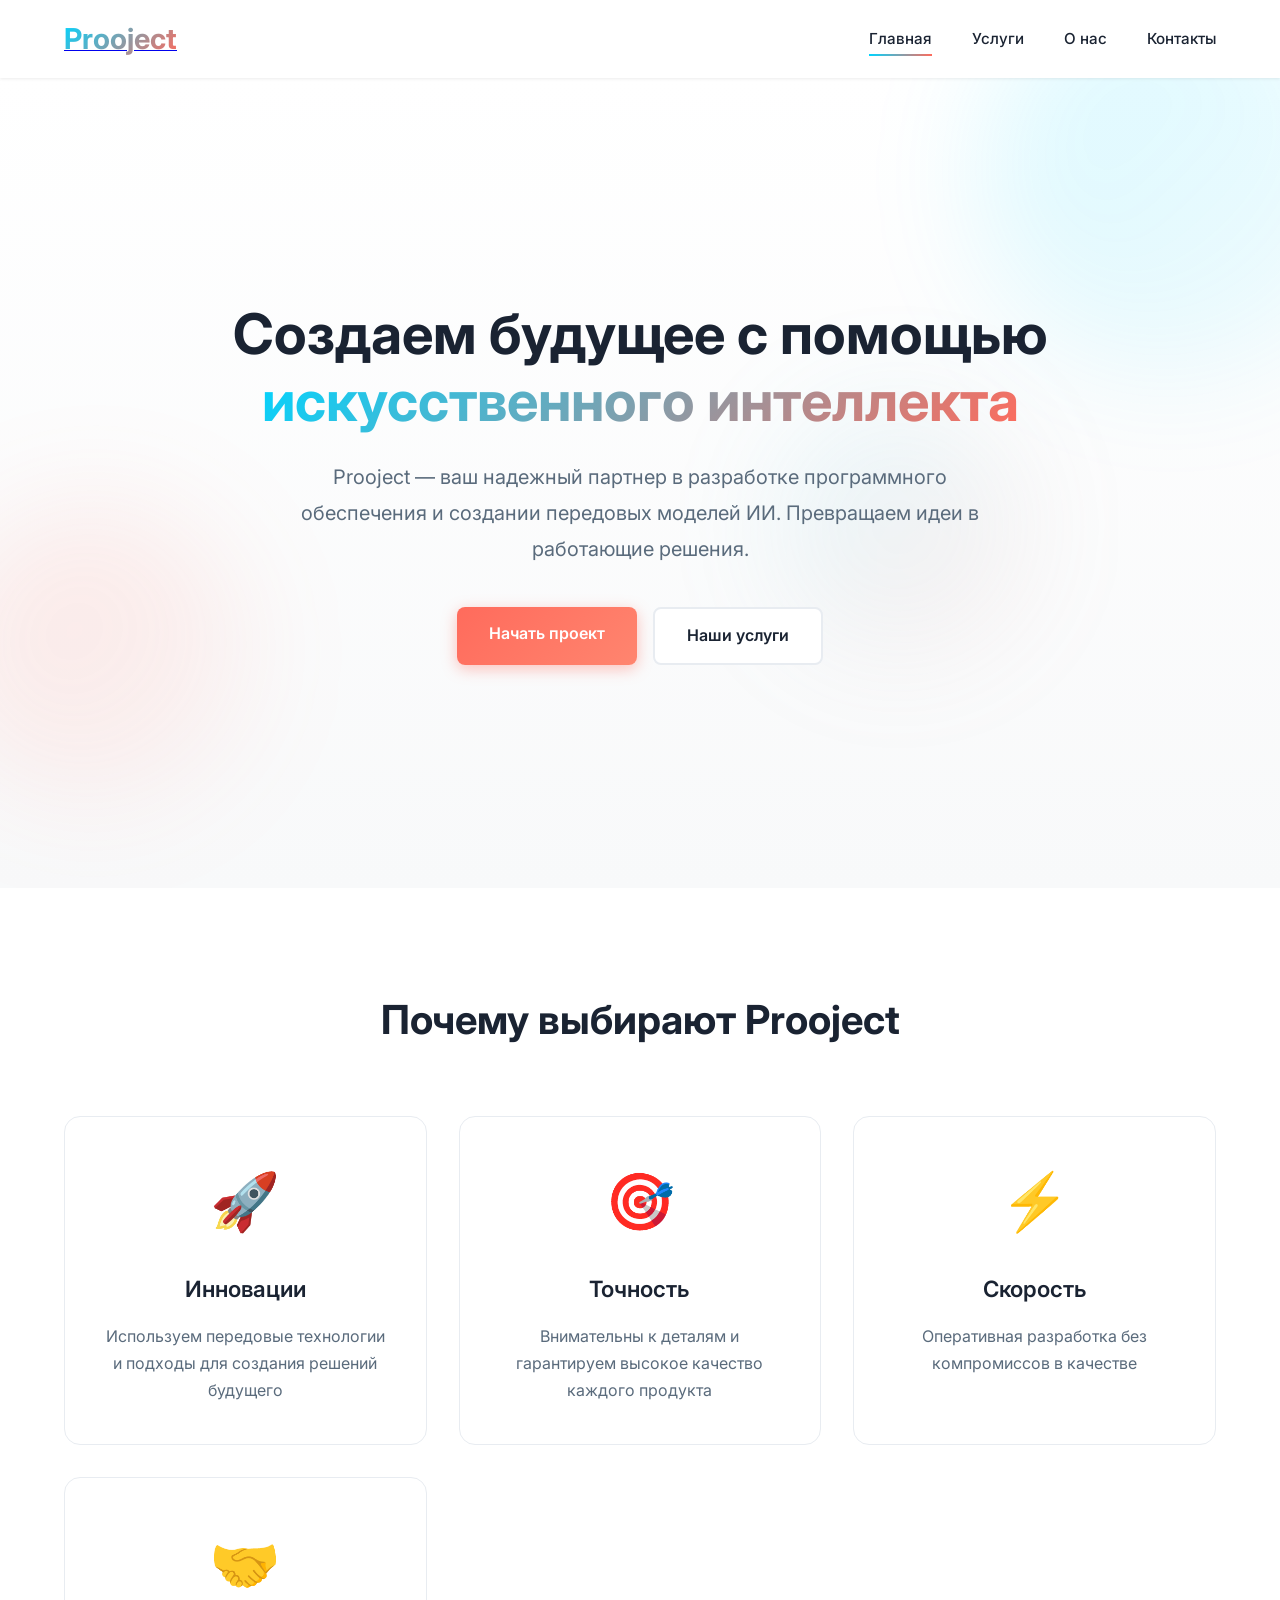
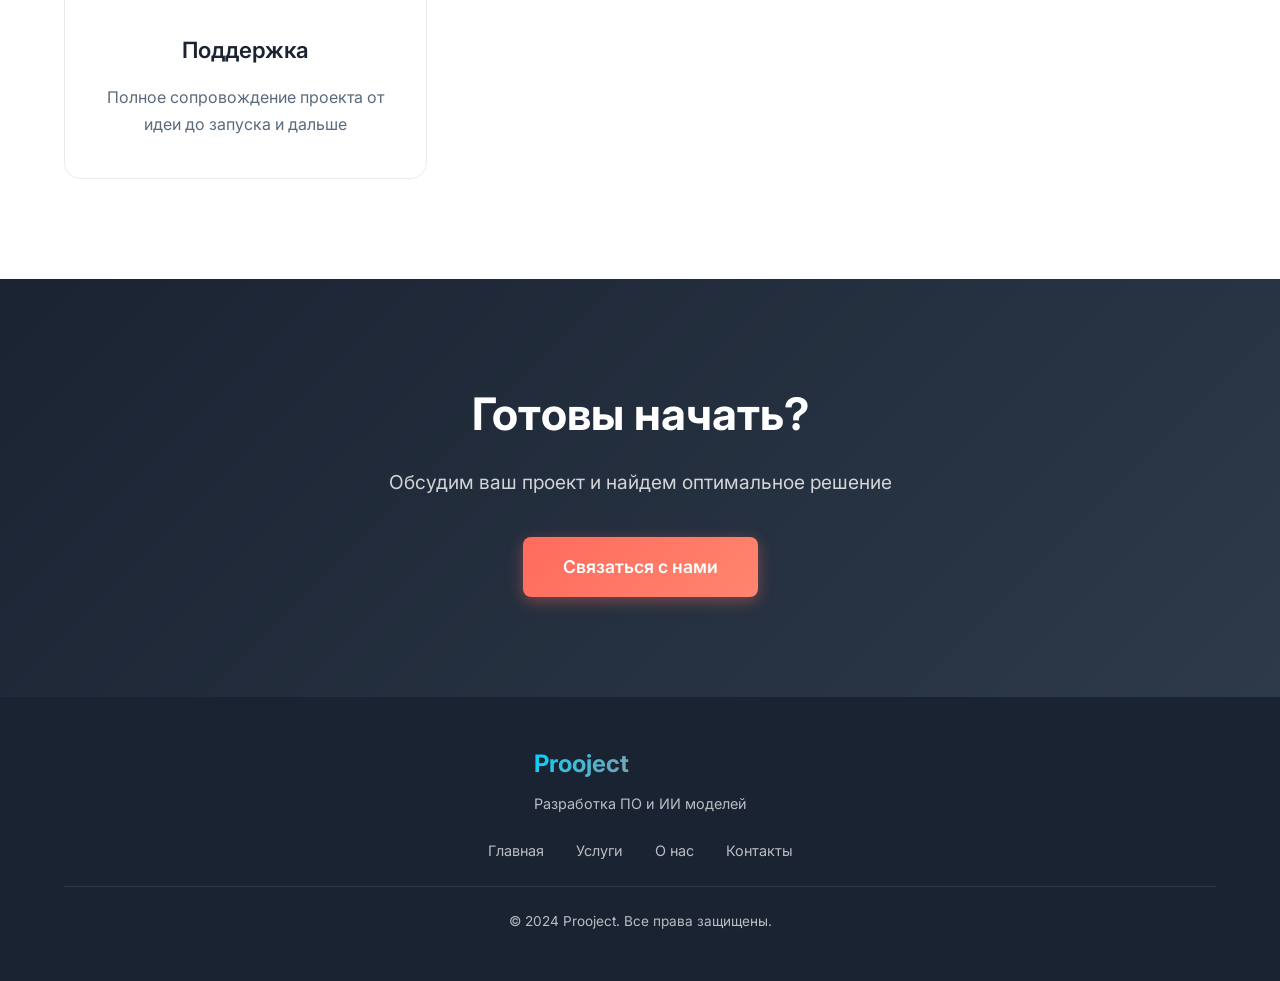
<file: index.html>
<!DOCTYPE html>
<html lang="ru">
<head>
    <meta charset="UTF-8">
    <meta name="viewport" content="width=device-width, initial-scale=1.0">
    <title>Prooject - Разработка ПО и ИИ Моделей</title>
    <link rel="stylesheet" href="css/style.css">
    <link href="https://fonts.googleapis.com/css2?family=Inter:wght@300;400;500;600;700&display=swap" rel="stylesheet">
</head>
<body>
    <nav class="navbar">
        <div class="container nav-container">
            <a href="index.html" class="logo">
                <span class="logo-text">Prooject</span>
            </a>
            <button class="nav-toggle" id="navToggle">
                <span></span>
                <span></span>
                <span></span>
            </button>
            <ul class="nav-menu" id="navMenu">
                <li><a href="index.html" class="nav-link active">Главная</a></li>
                <li><a href="services.html" class="nav-link">Услуги</a></li>
                <li><a href="about.html" class="nav-link">О нас</a></li>
                <li><a href="contact.html" class="nav-link">Контакты</a></li>
            </ul>
        </div>
    </nav>

    <section class="hero">
        <div class="glass-shape glass-1"></div>
        <div class="glass-shape glass-2"></div>
        <div class="glass-shape glass-3"></div>
        <div class="container hero-container">
            <h1 class="hero-title">
                Создаем будущее с помощью
                <span class="gradient-text">искусственного интеллекта</span>
            </h1>
            <p class="hero-subtitle">
                Prooject — ваш надежный партнер в разработке программного обеспечения 
                и создании передовых моделей ИИ. Превращаем идеи в работающие решения.
            </p>
            <div class="hero-buttons">
                <a href="contact.html" class="btn btn-primary">Начать проект</a>
                <a href="services.html" class="btn btn-secondary">Наши услуги</a>
            </div>
        </div>
    </section>

    <section class="features">
        <div class="container">
            <h2 class="section-title">Почему выбирают Prooject</h2>
            <div class="features-grid">
                <div class="feature-card">
                    <div class="feature-icon">🚀</div>
                    <h3>Инновации</h3>
                    <p>Используем передовые технологии и подходы для создания решений будущего</p>
                </div>
                <div class="feature-card">
                    <div class="feature-icon">🎯</div>
                    <h3>Точность</h3>
                    <p>Внимательны к деталям и гарантируем высокое качество каждого продукта</p>
                </div>
                <div class="feature-card">
                    <div class="feature-icon">⚡</div>
                    <h3>Скорость</h3>
                    <p>Оперативная разработка без компромиссов в качестве</p>
                </div>
                <div class="feature-card">
                    <div class="feature-icon">🤝</div>
                    <h3>Поддержка</h3>
                    <p>Полное сопровождение проекта от идеи до запуска и дальше</p>
                </div>
            </div>
        </div>
    </section>

    <section class="cta-section">
        <div class="container cta-container">
            <h2>Готовы начать?</h2>
            <p>Обсудим ваш проект и найдем оптимальное решение</p>
            <a href="contact.html" class="btn btn-primary btn-large">Связаться с нами</a>
        </div>
    </section>

    <footer class="footer">
        <div class="container footer-container">
            <div class="footer-brand">
                <span class="logo-text">Prooject</span>
                <p>Разработка ПО и ИИ моделей</p>
            </div>
            <div class="footer-links">
                <a href="index.html">Главная</a>
                <a href="services.html">Услуги</a>
                <a href="about.html">О нас</a>
                <a href="contact.html">Контакты</a>
            </div>
            <div class="footer-copyright">
                © 2024 Prooject. Все права защищены.
            </div>
        </div>
    </footer>

    <script src="js/main.js"></script>
</body>
</html>
</file>
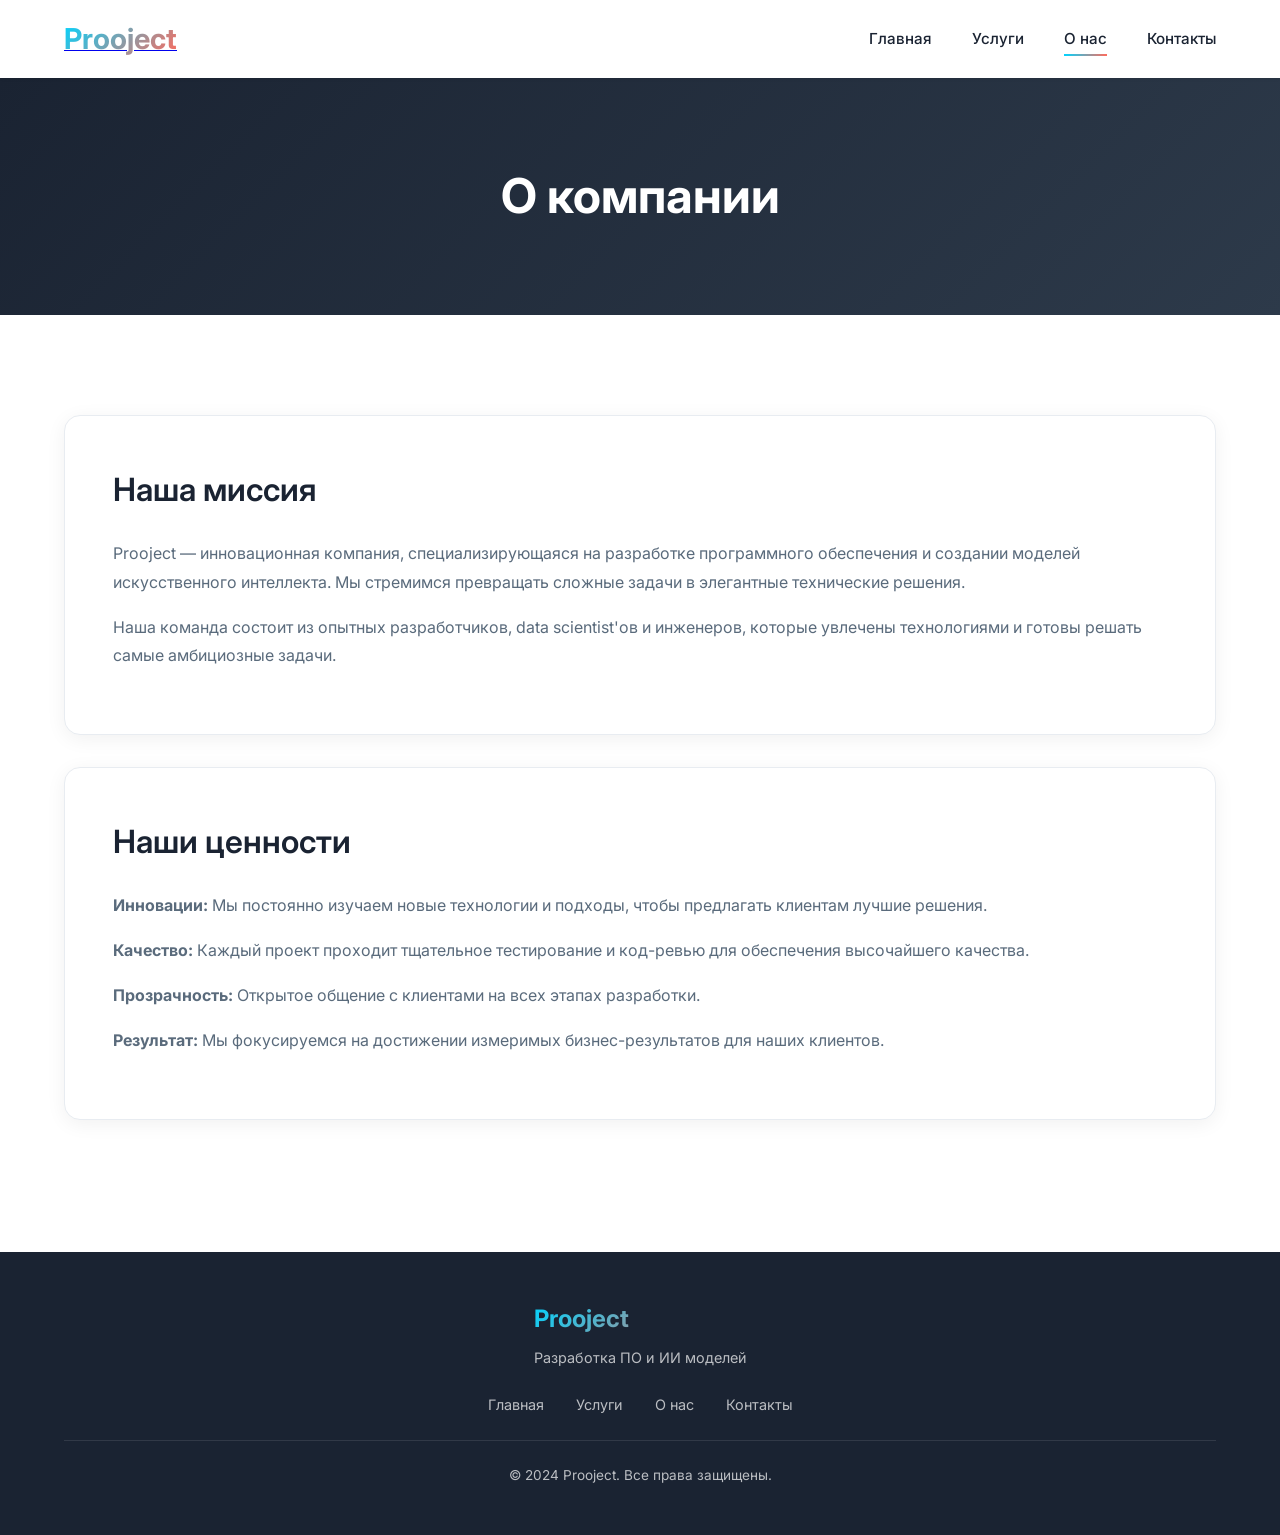
<file: about.html>
<!DOCTYPE html>
<html lang="ru">
<head>
    <meta charset="UTF-8">
    <meta name="viewport" content="width=device-width, initial-scale=1.0">
    <title>О нас - Prooject</title>
    <link rel="stylesheet" href="css/style.css">
    <link href="https://fonts.googleapis.com/css2?family=Inter:wght@300;400;500;600;700&display=swap" rel="stylesheet">
</head>
<body>
    <nav class="navbar">
        <div class="container nav-container">
            <a href="index.html" class="logo">
                <span class="logo-text">Prooject</span>
            </a>
            <button class="nav-toggle" id="navToggle">
                <span></span>
                <span></span>
                <span></span>
            </button>
            <ul class="nav-menu" id="navMenu">
                <li><a href="index.html" class="nav-link">Главная</a></li>
                <li><a href="services.html" class="nav-link">Услуги</a></li>
                <li><a href="about.html" class="nav-link active">О нас</a></li>
                <li><a href="contact.html" class="nav-link">Контакты</a></li>
            </ul>
        </div>
    </nav>

    <section class="page-header">
        <div class="container">
            <h1>О компании</h1>
        </div>
    </section>

    <section class="about-section">
        <div class="container">
            <div class="about-content">
                <h2>Наша миссия</h2>
                <p>Prooject — инновационная компания, специализирующаяся на разработке программного обеспечения и создании моделей искусственного интеллекта. Мы стремимся превращать сложные задачи в элегантные технические решения.</p>
                <p>Наша команда состоит из опытных разработчиков, data scientist'ов и инженеров, которые увлечены технологиями и готовы решать самые амбициозные задачи.</p>
            </div>

            <div class="about-content">
                <h2>Наши ценности</h2>
                <p><strong>Инновации:</strong> Мы постоянно изучаем новые технологии и подходы, чтобы предлагать клиентам лучшие решения.</p>
                <p><strong>Качество:</strong> Каждый проект проходит тщательное тестирование и код-ревью для обеспечения высочайшего качества.</p>
                <p><strong>Прозрачность:</strong> Открытое общение с клиентами на всех этапах разработки.</p>
                <p><strong>Результат:</strong> Мы фокусируемся на достижении измеримых бизнес-результатов для наших клиентов.</p>
            </div>
        </div>
    </section>

    <footer class="footer">
        <div class="container footer-container">
            <div class="footer-brand">
                <span class="logo-text">Prooject</span>
                <p>Разработка ПО и ИИ моделей</p>
            </div>
            <div class="footer-links">
                <a href="index.html">Главная</a>
                <a href="services.html">Услуги</a>
                <a href="about.html">О нас</a>
                <a href="contact.html">Контакты</a>
            </div>
            <div class="footer-copyright">
                © 2024 Prooject. Все права защищены.
            </div>
        </div>
    </footer>

    <script src="js/main.js"></script>
</body>
</html>
</file>
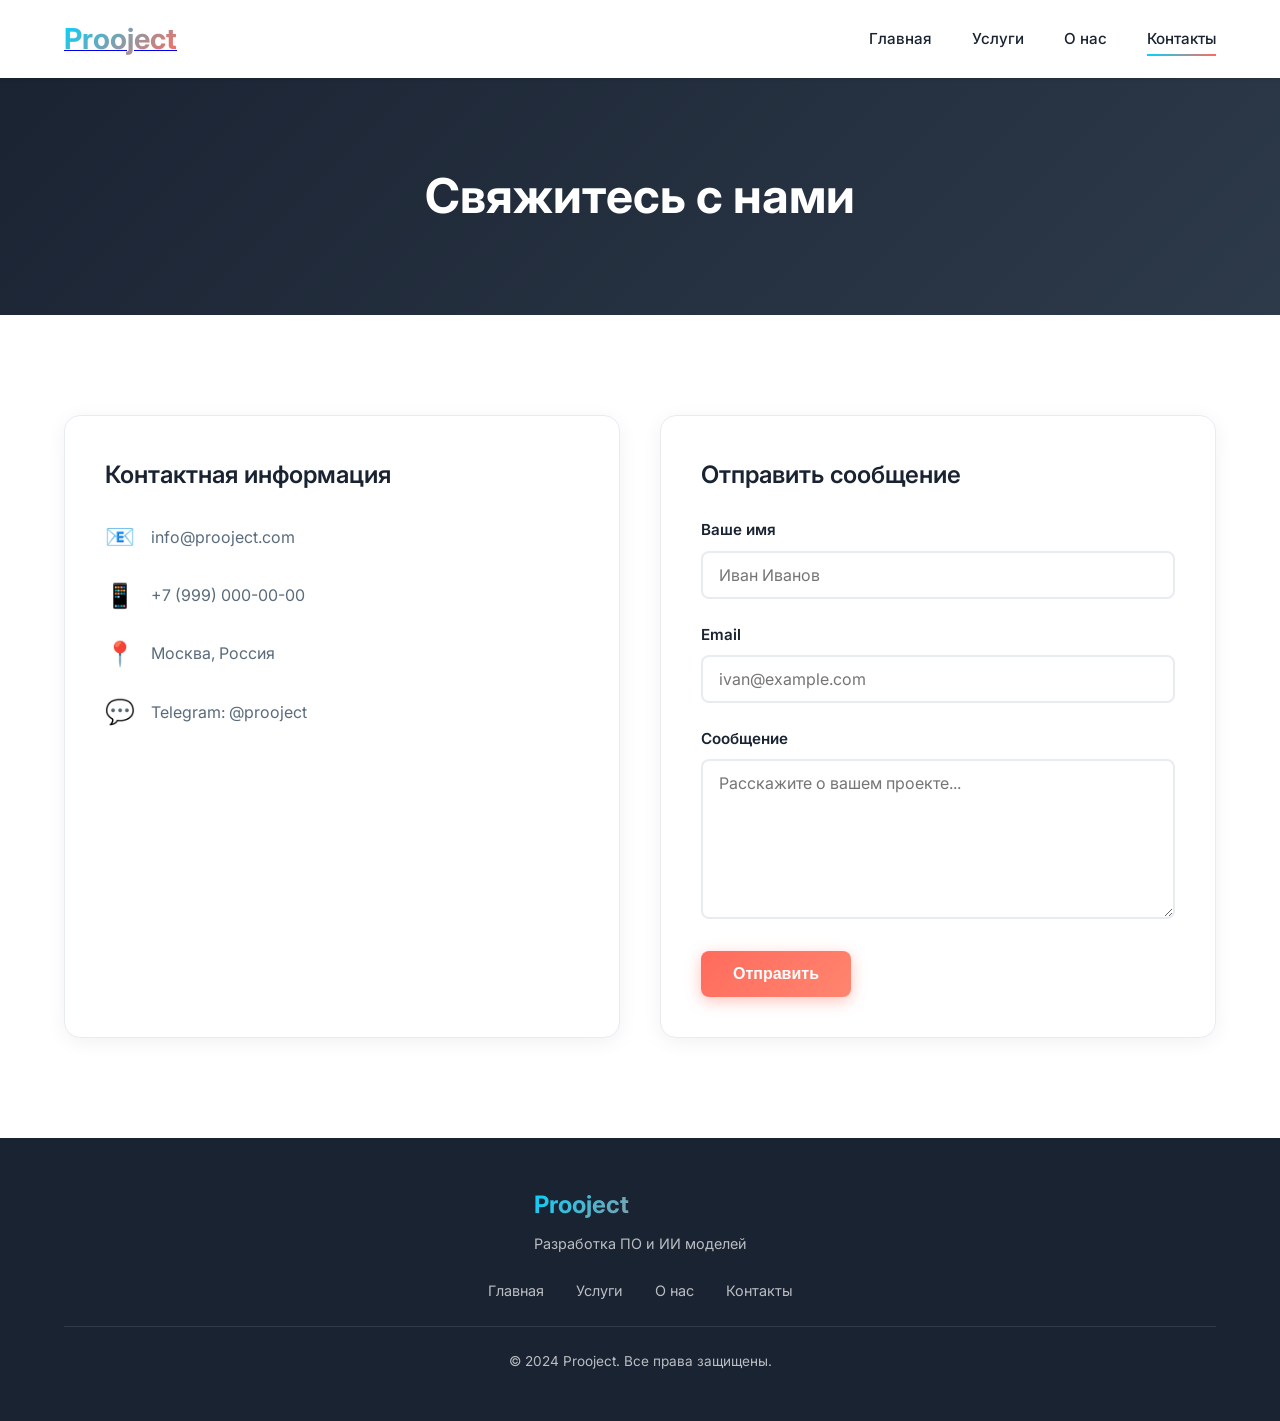
<file: contact.html>
<!DOCTYPE html>
<html lang="ru">
<head>
    <meta charset="UTF-8">
    <meta name="viewport" content="width=device-width, initial-scale=1.0">
    <title>Контакты - Prooject</title>
    <link rel="stylesheet" href="css/style.css">
    <link href="https://fonts.googleapis.com/css2?family=Inter:wght@300;400;500;600;700&display=swap" rel="stylesheet">
</head>
<body>
    <nav class="navbar">
        <div class="container nav-container">
            <a href="index.html" class="logo">
                <span class="logo-text">Prooject</span>
            </a>
            <button class="nav-toggle" id="navToggle">
                <span></span>
                <span></span>
                <span></span>
            </button>
            <ul class="nav-menu" id="navMenu">
                <li><a href="index.html" class="nav-link">Главная</a></li>
                <li><a href="services.html" class="nav-link">Услуги</a></li>
                <li><a href="about.html" class="nav-link">О нас</a></li>
                <li><a href="contact.html" class="nav-link active">Контакты</a></li>
            </ul>
        </div>
    </nav>

    <section class="page-header">
        <div class="container">
            <h1>Свяжитесь с нами</h1>
        </div>
    </section>

    <section class="contact-section">
        <div class="container">
            <div class="contact-grid">
                <div class="contact-info">
                    <h3>Контактная информация</h3>
                    <div class="contact-item">
                        <span>📧</span>
                        <span>info@prooject.com</span>
                    </div>
                    <div class="contact-item">
                        <span>📱</span>
                        <span>+7 (999) 000-00-00</span>
                    </div>
                    <div class="contact-item">
                        <span>📍</span>
                        <span>Москва, Россия</span>
                    </div>
                    <div class="contact-item">
                        <span>💬</span>
                        <span>Telegram: @prooject</span>
                    </div>
                </div>

                <div class="contact-form">
                    <h3>Отправить сообщение</h3>
                    <form id="contactForm">
                        <div class="form-group">
                            <label for="name">Ваше имя</label>
                            <input type="text" id="name" name="name" required placeholder="Иван Иванов">
                        </div>
                        <div class="form-group">
                            <label for="email">Email</label>
                            <input type="email" id="email" name="email" required placeholder="ivan@example.com">
                        </div>
                        <div class="form-group">
                            <label for="message">Сообщение</label>
                            <textarea id="message" name="message" required placeholder="Расскажите о вашем проекте..."></textarea>
                        </div>
                        <button type="submit" class="btn btn-primary">Отправить</button>
                    </form>
                </div>
            </div>
        </div>
    </section>

    <footer class="footer">
        <div class="container footer-container">
            <div class="footer-brand">
                <span class="logo-text">Prooject</span>
                <p>Разработка ПО и ИИ моделей</p>
            </div>
            <div class="footer-links">
                <a href="index.html">Главная</a>
                <a href="services.html">Услуги</a>
                <a href="about.html">О нас</a>
                <a href="contact.html">Контакты</a>
            </div>
            <div class="footer-copyright">
                © 2024 Prooject. Все права защищены.
            </div>
        </div>
    </footer>

    <script src="js/main.js"></script>
</body>
</html>
</file>
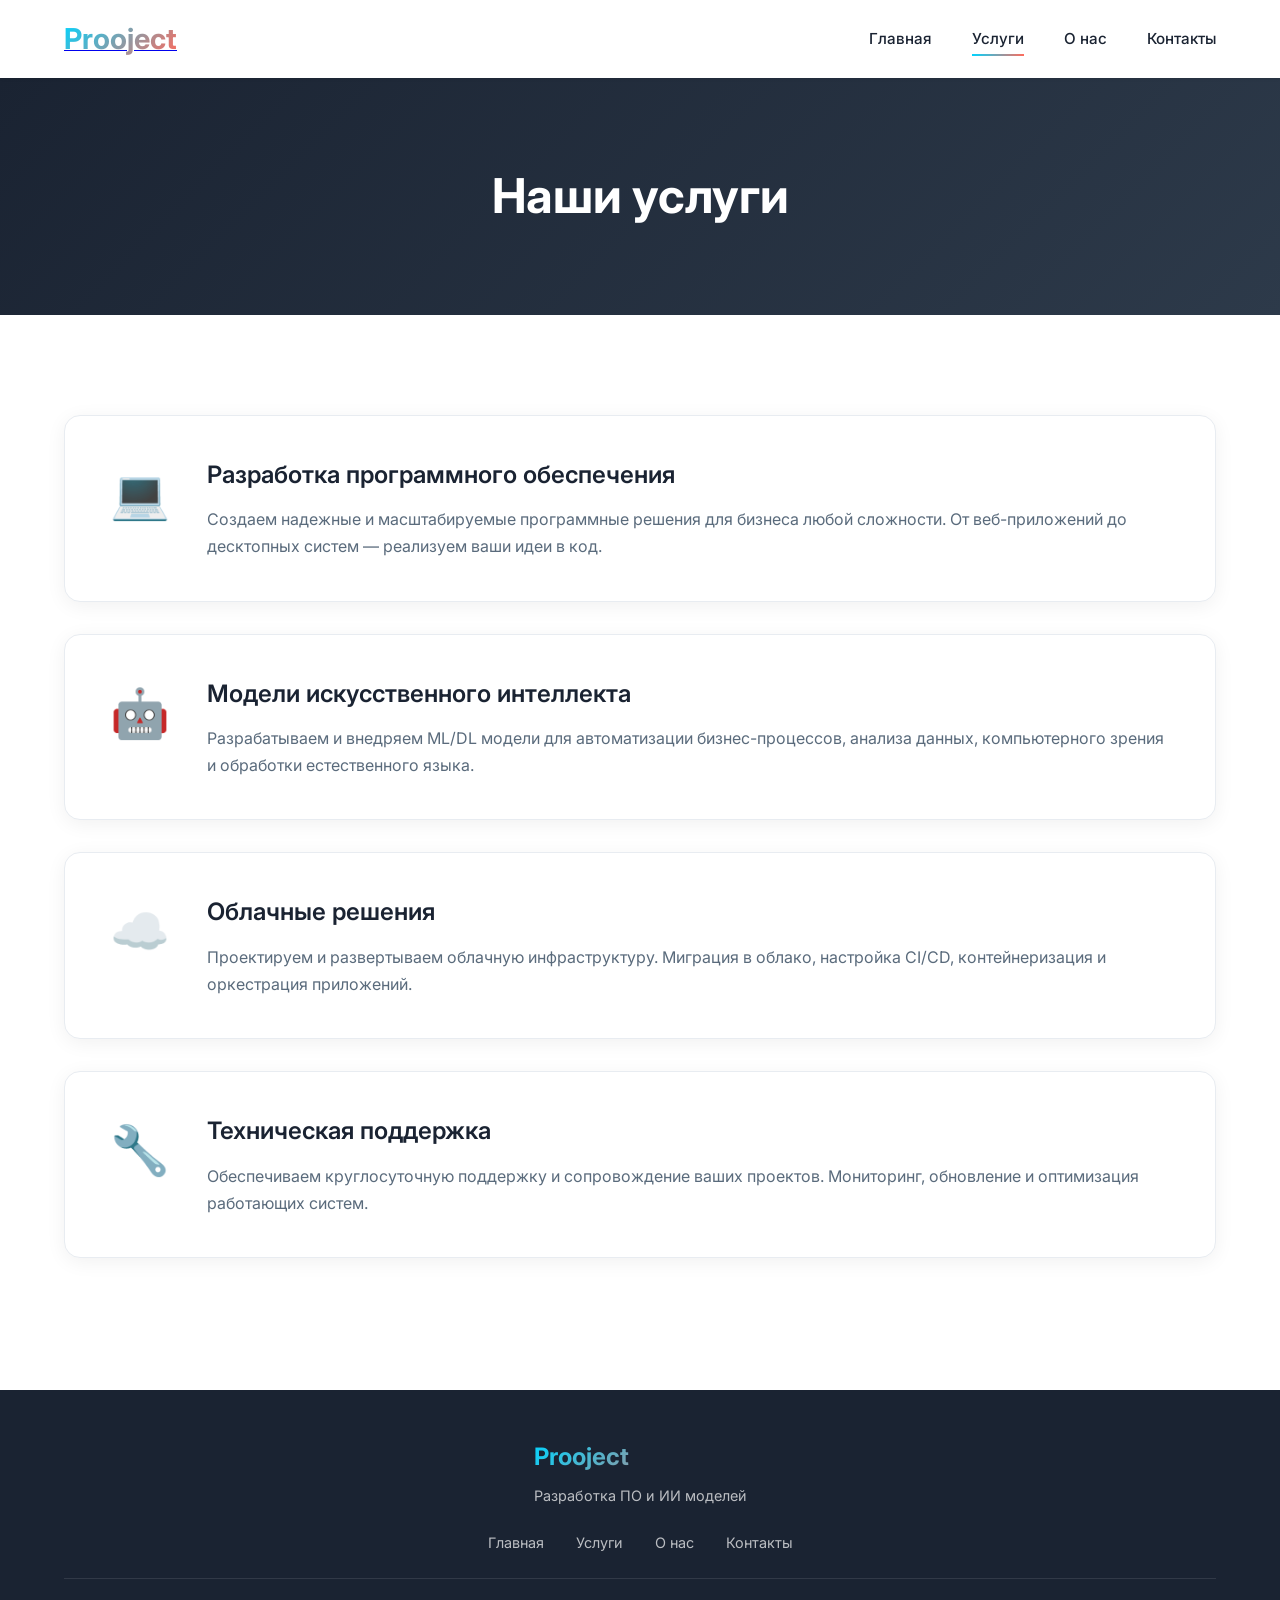
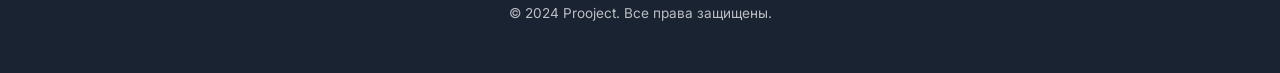
<file: services.html>
<!DOCTYPE html>
<html lang="ru">
<head>
    <meta charset="UTF-8">
    <meta name="viewport" content="width=device-width, initial-scale=1.0">
    <title>Услуги - Prooject</title>
    <link rel="stylesheet" href="css/style.css">
    <link href="https://fonts.googleapis.com/css2?family=Inter:wght@300;400;500;600;700&display=swap" rel="stylesheet">
</head>
<body>
    <nav class="navbar">
        <div class="container nav-container">
            <a href="index.html" class="logo">
                <span class="logo-text">Prooject</span>
            </a>
            <button class="nav-toggle" id="navToggle">
                <span></span>
                <span></span>
                <span></span>
            </button>
            <ul class="nav-menu" id="navMenu">
                <li><a href="index.html" class="nav-link">Главная</a></li>
                <li><a href="services.html" class="nav-link active">Услуги</a></li>
                <li><a href="about.html" class="nav-link">О нас</a></li>
                <li><a href="contact.html" class="nav-link">Контакты</a></li>
            </ul>
        </div>
    </nav>

    <section class="page-header">
        <div class="container">
            <h1>Наши услуги</h1>
        </div>
    </section>

    <section class="services-list">
        <div class="container">
            <div class="service-item">
                <div class="service-icon">💻</div>
                <div>
                    <h3>Разработка программного обеспечения</h3>
                    <p>Создаем надежные и масштабируемые программные решения для бизнеса любой сложности. От веб-приложений до десктопных систем — реализуем ваши идеи в код.</p>
                </div>
            </div>
            <div class="service-item">
                <div class="service-icon">🤖</div>
                <div>
                    <h3>Модели искусственного интеллекта</h3>
                    <p>Разрабатываем и внедряем ML/DL модели для автоматизации бизнес-процессов, анализа данных, компьютерного зрения и обработки естественного языка.</p>
                </div>
            </div>
            <div class="service-item">
                <div class="service-icon">☁️</div>
                <div>
                    <h3>Облачные решения</h3>
                    <p>Проектируем и развертываем облачную инфраструктуру. Миграция в облако, настройка CI/CD, контейнеризация и оркестрация приложений.</p>
                </div>
            </div>
            <div class="service-item">
                <div class="service-icon">🔧</div>
                <div>
                    <h3>Техническая поддержка</h3>
                    <p>Обеспечиваем круглосуточную поддержку и сопровождение ваших проектов. Мониторинг, обновление и оптимизация работающих систем.</p>
                </div>
            </div>
        </div>
    </section>

    <footer class="footer">
        <div class="container footer-container">
            <div class="footer-brand">
                <span class="logo-text">Prooject</span>
                <p>Разработка ПО и ИИ моделей</p>
            </div>
            <div class="footer-links">
                <a href="index.html">Главная</a>
                <a href="services.html">Услуги</a>
                <a href="about.html">О нас</a>
                <a href="contact.html">Контакты</a>
            </div>
            <div class="footer-copyright">
                © 2024 Prooject. Все права защищены.
            </div>
        </div>
    </footer>

    <script src="js/main.js"></script>
</body>
</html>
</file>
<file: css/style.css>
* {
    margin: 0;
    padding: 0;
    box-sizing: border-box;
}

:root {
    --navy-blue: #1a2332;
    --cyan-vibrant: #00d4ff;
    --coral-orange: #ff6b5c;
    --white: #ffffff;
    --light-gray: #f8f9fa;
    --gray-light: #e8ecf1;
}

body {
    font-family: 'Inter', -apple-system, BlinkMacSystemFont, 'Segoe UI', sans-serif;
    line-height: 1.6;
    color: var(--navy-blue);
    background-color: var(--white);
    overflow-x: hidden;
}

.container {
    max-width: 1200px;
    margin: 0 auto;
    padding: 0 24px;
}

/* Header & Navigation */
.navbar {
    background: rgba(255, 255, 255, 0.95);
    backdrop-filter: blur(10px);
    box-shadow: 0 1px 3px rgba(0,0,0,0.08);
    position: sticky;
    top: 0;
    z-index: 1000;
    padding: 1rem 0;
}

.nav-container {
    display: flex;
    justify-content: space-between;
    align-items: center;
}

.logo-text {
    font-size: 1.8rem;
    font-weight: 700;
    background: linear-gradient(135deg, var(--cyan-vibrant) 0%, var(--coral-orange) 100%);
    -webkit-background-clip: text;
    -webkit-text-fill-color: transparent;
    background-clip: text;
    transition: transform 0.3s ease;
}

.logo:hover .logo-text {
    transform: scale(1.05);
}

.nav-menu {
    display: flex;
    list-style: none;
    gap: 2.5rem;
}

.nav-link {
    color: var(--navy-blue);
    text-decoration: none;
    font-weight: 500;
    font-size: 0.95rem;
    padding: 0.5rem 0;
    position: relative;
    transition: all 0.3s ease;
}

.nav-link::after {
    content: '';
    position: absolute;
    bottom: 0;
    left: 0;
    width: 0;
    height: 2px;
    background: linear-gradient(90deg, var(--cyan-vibrant), var(--coral-orange));
    transition: width 0.3s ease;
}

.nav-link:hover::after,
.nav-link.active::after {
    width: 100%;
}

.nav-toggle {
    display: none;
    flex-direction: column;
    cursor: pointer;
    gap: 5px;
    background: none;
    border: none;
    padding: 5px;
}

.nav-toggle span {
    width: 24px;
    height: 2px;
    background-color: var(--navy-blue);
    border-radius: 2px;
    transition: all 0.3s ease;
}

/* Hero Section */
.hero {
    position: relative;
    min-height: 90vh;
    display: flex;
    align-items: center;
    background: linear-gradient(180deg, var(--white) 0%, var(--light-gray) 100%);
    overflow: hidden;
    padding: 120px 0;
}

.glass-shape {
    position: absolute;
    border-radius: 50%;
    filter: blur(60px);
    opacity: 0.5;
    animation: float 8s ease-in-out infinite;
}

.glass-1 {
    width: 400px;
    height: 400px;
    background: linear-gradient(135deg, rgba(0, 212, 255, 0.3), rgba(0, 212, 255, 0.1));
    top: -100px;
    right: -100px;
    animation-delay: 0s;
}

.glass-2 {
    width: 300px;
    height: 300px;
    background: linear-gradient(135deg, rgba(255, 107, 92, 0.3), rgba(255, 107, 92, 0.1));
    bottom: 10%;
    left: -50px;
    animation-delay: 2s;
}

.glass-3 {
    width: 250px;
    height: 250px;
    background: linear-gradient(135deg, rgba(0, 212, 255, 0.2), rgba(255, 107, 92, 0.2));
    top: 40%;
    right: 20%;
    animation-delay: 4s;
}

@keyframes float {
    0%, 100% { transform: translate(0, 0) rotate(0deg); }
    33% { transform: translate(30px, -30px) rotate(10deg); }
    66% { transform: translate(-20px, 20px) rotate(-5deg); }
}

.hero-container {
    position: relative;
    z-index: 1;
    max-width: 900px;
    text-align: center;
    margin: 0 auto;
}

.hero-title {
    font-size: 3.5rem;
    font-weight: 700;
    line-height: 1.2;
    margin-bottom: 1.5rem;
    color: var(--navy-blue);
}

.gradient-text {
    background: linear-gradient(135deg, var(--cyan-vibrant) 0%, var(--coral-orange) 100%);
    -webkit-background-clip: text;
    -webkit-text-fill-color: transparent;
    background-clip: text;
}

.hero-subtitle {
    font-size: 1.25rem;
    color: #5a6b7c;
    margin-bottom: 2.5rem;
    line-height: 1.8;
    max-width: 700px;
    margin-left: auto;
    margin-right: auto;
}

.hero-buttons {
    display: flex;
    gap: 1rem;
    justify-content: center;
    flex-wrap: wrap;
}

.btn {
    display: inline-block;
    padding: 14px 32px;
    border-radius: 8px;
    text-decoration: none;
    font-weight: 600;
    font-size: 1rem;
    transition: all 0.3s ease;
    cursor: pointer;
    border: none;
}

.btn-primary {
    background: linear-gradient(135deg, var(--coral-orange) 0%, #ff856f 100%);
    color: var(--white);
    box-shadow: 0 4px 15px rgba(255, 107, 92, 0.4);
}

.btn-primary:hover {
    transform: translateY(-3px);
    box-shadow: 0 8px 25px rgba(255, 107, 92, 0.5);
}

.btn-secondary {
    background: var(--white);
    color: var(--navy-blue);
    border: 2px solid var(--gray-light);
}

.btn-secondary:hover {
    border-color: var(--cyan-vibrant);
    transform: translateY(-3px);
    box-shadow: 0 8px 25px rgba(0, 212, 255, 0.2);
}

.btn-large {
    padding: 16px 40px;
    font-size: 1.1rem;
}

/* Features Section */
.features {
    padding: 100px 0;
    background-color: var(--white);
}

.section-title {
    text-align: center;
    font-size: 2.5rem;
    font-weight: 700;
    margin-bottom: 4rem;
    color: var(--navy-blue);
}

.features-grid {
    display: grid;
    grid-template-columns: repeat(auto-fit, minmax(280px, 1fr));
    gap: 2rem;
}

.feature-card {
    background: var(--white);
    padding: 2.5rem;
    border-radius: 16px;
    text-align: center;
    transition: all 0.3s ease;
    border: 1px solid var(--gray-light);
    position: relative;
    overflow: hidden;
}

.feature-card::before {
    content: '';
    position: absolute;
    top: 0;
    left: 0;
    right: 0;
    height: 3px;
    background: linear-gradient(90deg, var(--cyan-vibrant), var(--coral-orange));
    transform: scaleX(0);
    transition: transform 0.3s ease;
}

.feature-card:hover::before {
    transform: scaleX(1);
}

.feature-card:hover {
    transform: translateY(-8px);
    box-shadow: 0 20px 40px rgba(0,0,0,0.08);
    border-color: transparent;
}

.feature-icon {
    font-size: 3.5rem;
    margin-bottom: 1.5rem;
    display: block;
}

.feature-card h3 {
    color: var(--navy-blue);
    margin-bottom: 1rem;
    font-size: 1.4rem;
    font-weight: 600;
}

.feature-card p {
    color: #5a6b7c;
    line-height: 1.7;
}

/* CTA Section */
.cta-section {
    padding: 100px 0;
    background: linear-gradient(135deg, var(--navy-blue) 0%, #2d3a4a 100%);
    position: relative;
    overflow: hidden;
}

.cta-container {
    text-align: center;
    position: relative;
    z-index: 1;
}

.cta-container h2 {
    font-size: 2.8rem;
    font-weight: 700;
    color: var(--white);
    margin-bottom: 1rem;
}

.cta-container p {
    font-size: 1.2rem;
    color: rgba(255,255,255,0.8);
    margin-bottom: 2.5rem;
}

/* Footer */
.footer {
    background-color: var(--navy-blue);
    color: rgba(255,255,255,0.7);
    padding: 3rem 0;
}

.footer-container {
    display: flex;
    flex-direction: column;
    align-items: center;
    gap: 1.5rem;
}

.footer-brand .logo-text {
    font-size: 1.5rem;
    display: block;
    margin-bottom: 0.5rem;
}

.footer-brand p {
    font-size: 0.9rem;
}

.footer-links {
    display: flex;
    gap: 2rem;
    flex-wrap: wrap;
    justify-content: center;
}

.footer-links a {
    color: rgba(255,255,255,0.7);
    text-decoration: none;
    font-size: 0.9rem;
    transition: color 0.3s ease;
}

.footer-links a:hover {
    color: var(--cyan-vibrant);
}

.footer-copyright {
    font-size: 0.85rem;
    padding-top: 1.5rem;
    border-top: 1px solid rgba(255,255,255,0.1);
    width: 100%;
    text-align: center;
}

/* Services Page */
.services-list {
    padding: 100px 0;
}

.service-item {
    background: var(--white);
    padding: 2.5rem;
    margin-bottom: 2rem;
    border-radius: 16px;
    box-shadow: 0 4px 20px rgba(0,0,0,0.06);
    display: flex;
    align-items: flex-start;
    gap: 2rem;
    border: 1px solid var(--gray-light);
    transition: all 0.3s ease;
}

.service-item:hover {
    transform: translateX(10px);
    border-color: var(--cyan-vibrant);
}

.service-icon {
    font-size: 3rem;
    min-width: 70px;
    text-align: center;
}

.service-item h3 {
    color: var(--navy-blue);
    margin-bottom: 0.75rem;
    font-size: 1.5rem;
    font-weight: 600;
}

.service-item p {
    color: #5a6b7c;
    line-height: 1.7;
}

/* About Page */
.about-section {
    padding: 100px 0;
}

.about-content {
    background: var(--white);
    padding: 3rem;
    border-radius: 16px;
    box-shadow: 0 4px 20px rgba(0,0,0,0.06);
    margin-bottom: 2rem;
    border: 1px solid var(--gray-light);
}

.about-content h2 {
    color: var(--navy-blue);
    margin-bottom: 1.5rem;
    font-size: 2rem;
    font-weight: 600;
}

.about-content p {
    color: #5a6b7c;
    line-height: 1.8;
    margin-bottom: 1rem;
}

.stats-grid {
    display: grid;
    grid-template-columns: repeat(auto-fit, minmax(220px, 1fr));
    gap: 2rem;
    margin-top: 3rem;
}

.stat-card {
    background: linear-gradient(135deg, var(--cyan-vibrant) 0%, #00b8e6 100%);
    color: var(--white);
    padding: 2.5rem;
    border-radius: 16px;
    text-align: center;
    box-shadow: 0 10px 30px rgba(0, 212, 255, 0.3);
}

.stat-number {
    font-size: 3.5rem;
    font-weight: 700;
    display: block;
    line-height: 1;
    margin-bottom: 0.5rem;
}

.stat-label {
    font-size: 1rem;
    opacity: 0.9;
}

/* Contact Page */
.contact-section {
    padding: 100px 0;
}

.contact-grid {
    display: grid;
    grid-template-columns: repeat(auto-fit, minmax(320px, 1fr));
    gap: 2.5rem;
}

.contact-info,
.contact-form {
    background: var(--white);
    padding: 2.5rem;
    border-radius: 16px;
    box-shadow: 0 4px 20px rgba(0,0,0,0.06);
    border: 1px solid var(--gray-light);
}

.contact-info h3,
.contact-form h3 {
    color: var(--navy-blue);
    margin-bottom: 1.5rem;
    font-size: 1.5rem;
    font-weight: 600;
}

.contact-item {
    margin-bottom: 1.25rem;
    display: flex;
    align-items: center;
    gap: 1rem;
    color: #5a6b7c;
}

.contact-item span:first-child {
    font-size: 1.5rem;
}

.form-group {
    margin-bottom: 1.5rem;
}

.form-group label {
    display: block;
    margin-bottom: 0.5rem;
    font-weight: 600;
    color: var(--navy-blue);
    font-size: 0.95rem;
}

.form-group input,
.form-group textarea {
    width: 100%;
    padding: 12px 16px;
    border: 2px solid var(--gray-light);
    border-radius: 8px;
    font-size: 1rem;
    font-family: inherit;
    transition: all 0.3s ease;
    background: var(--white);
}

.form-group textarea {
    min-height: 160px;
    resize: vertical;
}

.form-group input:focus,
.form-group textarea:focus {
    outline: none;
    border-color: var(--cyan-vibrant);
    box-shadow: 0 0 0 4px rgba(0, 212, 255, 0.1);
}

/* Page header for inner pages */
.page-header {
    background: linear-gradient(135deg, var(--navy-blue) 0%, #2d3a4a 100%);
    color: var(--white);
    padding: 80px 0;
    text-align: center;
}

.page-header h1 {
    font-size: 3rem;
    font-weight: 700;
}

/* Responsive Design */
@media (max-width: 768px) {
    .nav-toggle {
        display: flex;
    }

    .nav-menu {
        position: absolute;
        top: 100%;
        left: 0;
        right: 0;
        background: var(--white);
        flex-direction: column;
        padding: 1.5rem 0;
        gap: 0;
        display: none;
        box-shadow: 0 10px 30px rgba(0,0,0,0.1);
    }

    .nav-menu.active {
        display: flex;
    }

    .nav-link {
        padding: 1rem 2rem;
        display: block;
    }

    .hero-title {
        font-size: 2.2rem;
    }

    .hero-subtitle {
        font-size: 1.1rem;
    }

    .section-title,
    .cta-container h2 {
        font-size: 2rem;
    }

    .hero-buttons {
        flex-direction: column;
        align-items: center;
    }

    .btn {
        width: 100%;
        max-width: 280px;
        text-align: center;
    }

    .service-item {
        flex-direction: column;
        align-items: center;
        text-align: center;
    }

    .footer-links {
        flex-direction: column;
        gap: 1rem;
    }
}
</file>
